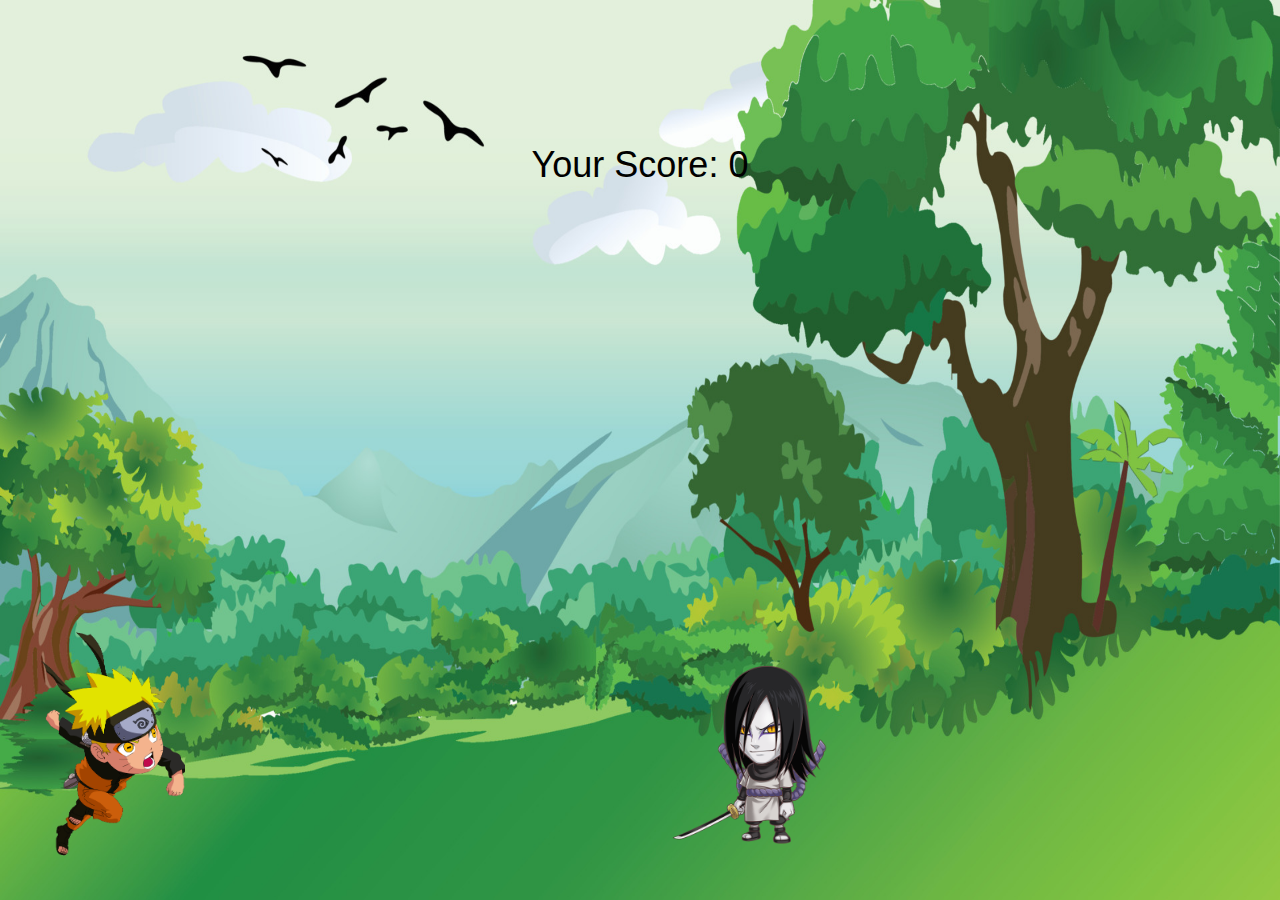
<file: Jump game/index.html>
<!DOCTYPE html>
<html lang="en">
<head>
    <meta charset="UTF-8">
    <meta http-equiv="X-UA-Compatible" content="IE=edge">
    <meta name="viewport" content="width=device-width, initial-scale=1.0">
    <title>iDragon</title>
    <link rel="stylesheet" href="style.css">
    <script src="script.js"></script>
</head>
<body>
    <div class="gameContainer">
        <div class="gameOver">Game Over<br>Reload to play again!</br></div>
        <div class="dino"></div>
        <div id="scoreCount">Your Score: 0</div>
        <div class="obstacle obstacleAni"></div>
    </div>
</body>
</html>
</file>
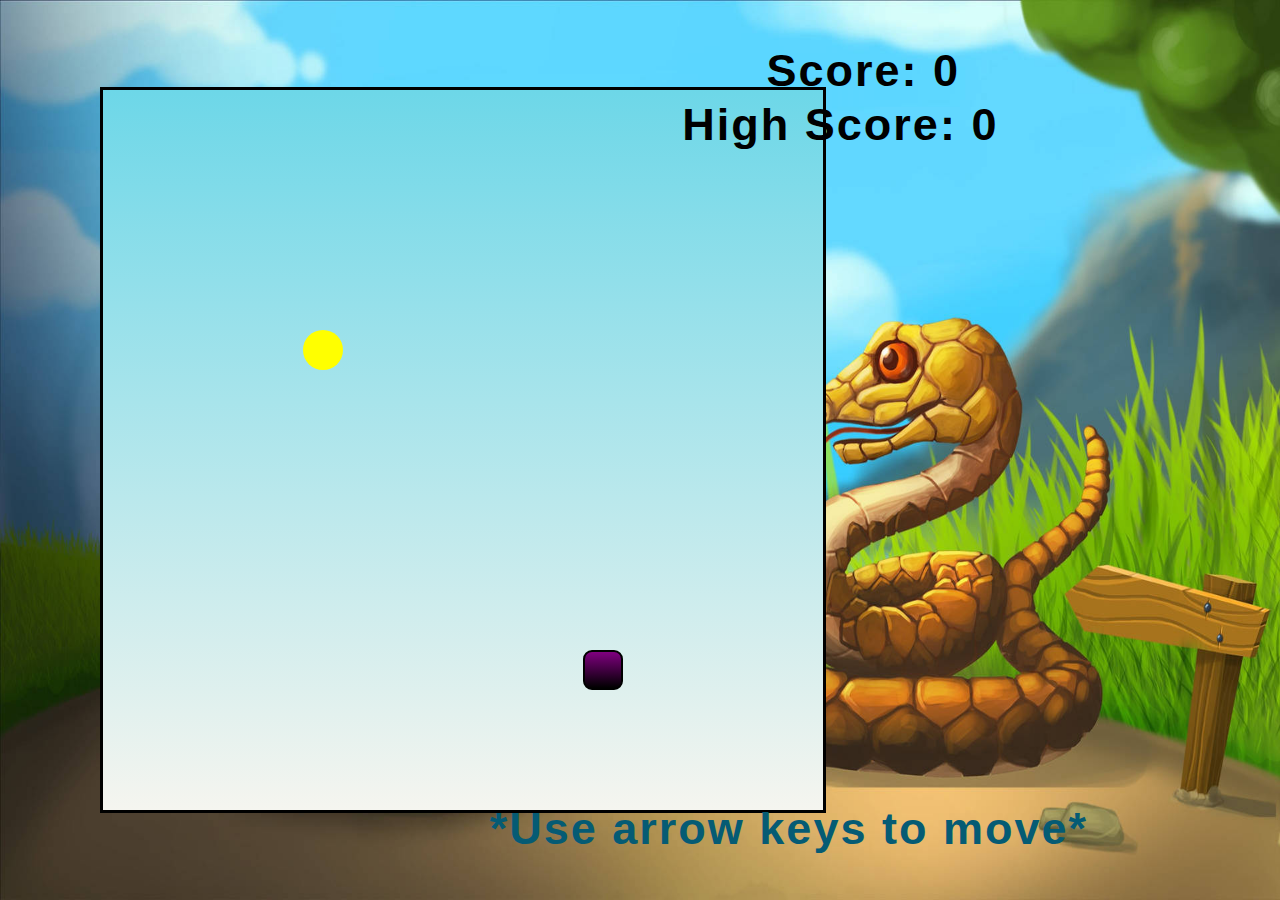
<file: snake/index.html>
<!DOCTYPE html>
<html lang="en">
<head>
    <meta charset="UTF-8">
    <meta http-equiv="X-UA-Compatible" content="IE=edge">
    <meta name="viewport" content="width=device-width, initial-scale=1.0">
    <title>Snakudo</title>
    <link rel="stylesheet" href="style.css">
</head>
<body>
    <div class="body">
        <div id="scoreBox">Score: 0</div>
        <div id="hiscoreBox">High Score: 0</div>
        <div id="instructions">*Use arrow keys to move*</div>
        <div id="board"></div>
    </div> 
</body>
<script src="index.js"></script>
</html>
</file>
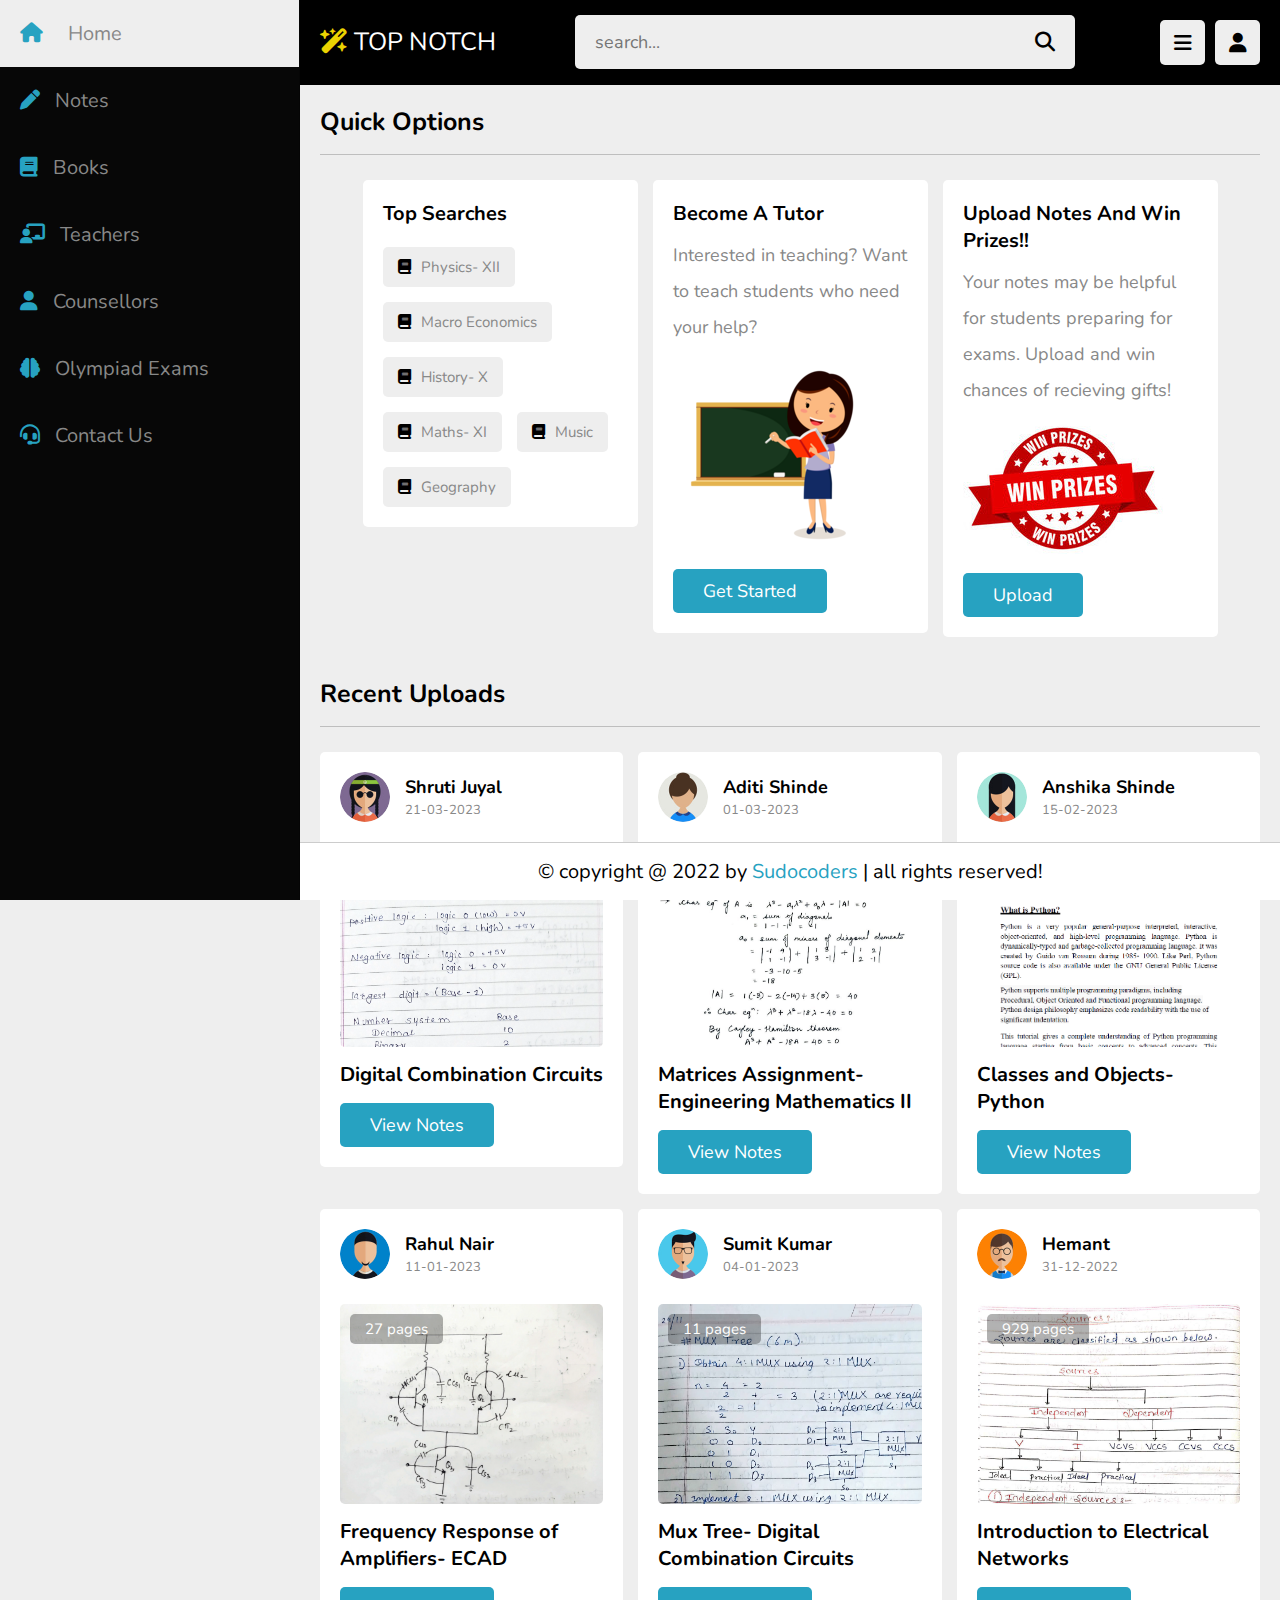
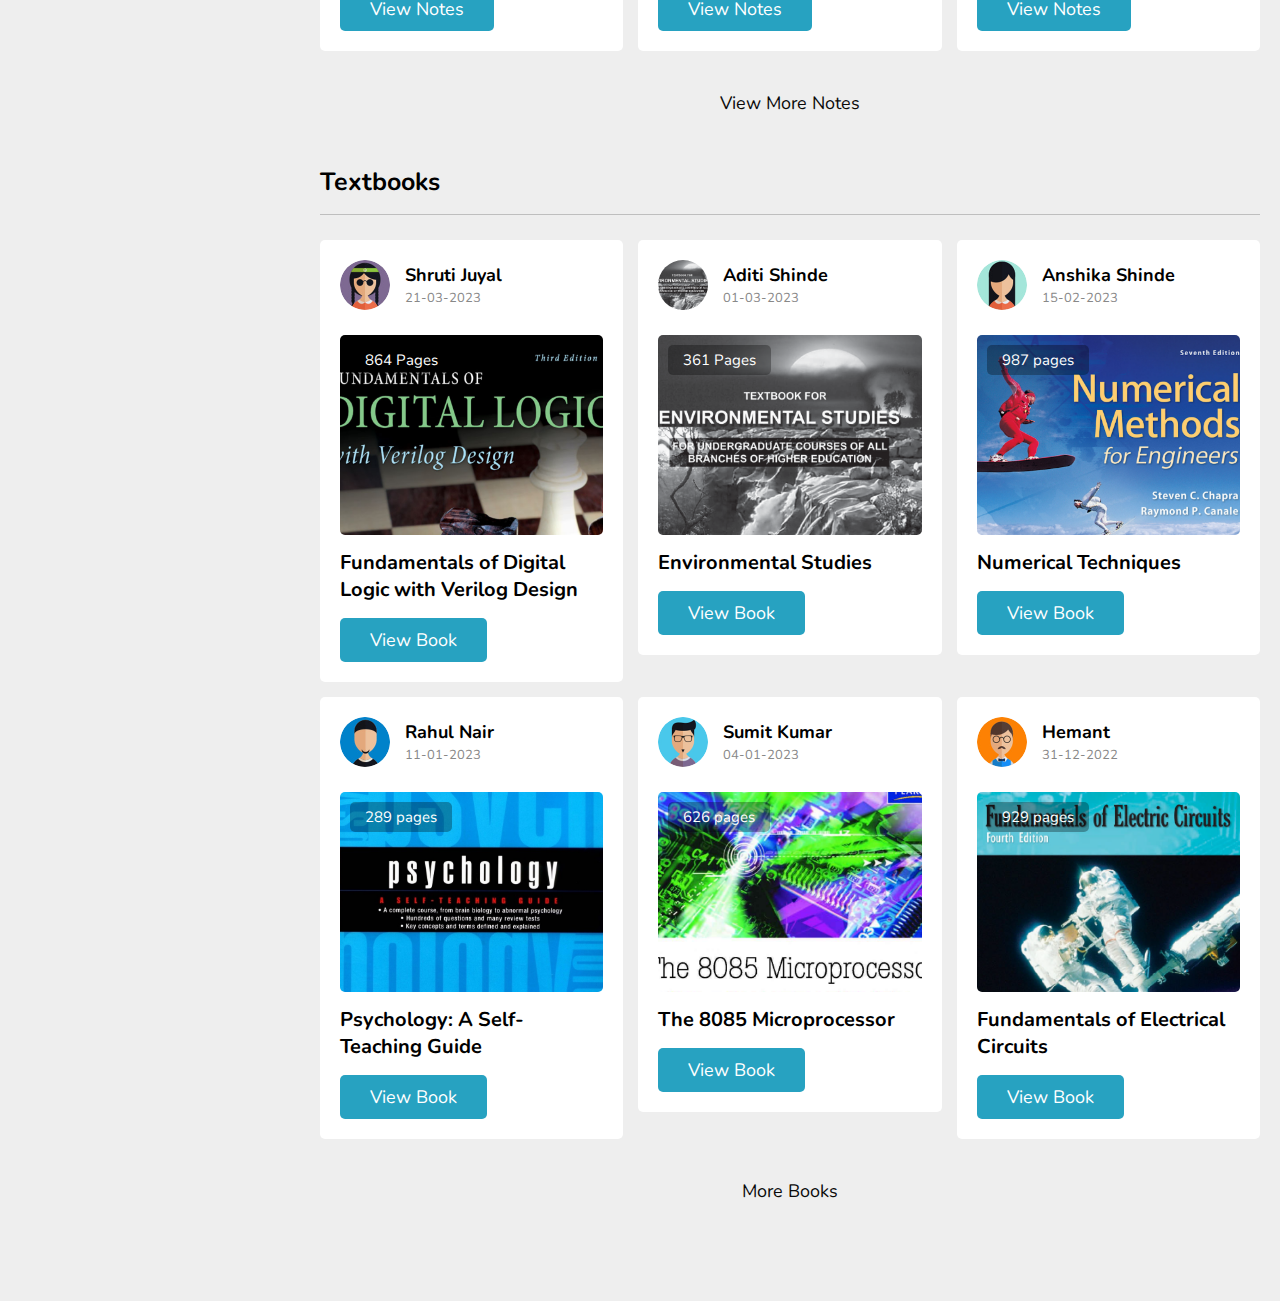
<file: studyX/index.html>
<!DOCTYPE html>
<html lang="en">

<head>
   <meta charset="UTF-8">
   <meta http-equiv="X-UA-Compatible" content="IE=edge">
   <meta name="viewport" content="width=device-width, initial-scale=1.0">
   <title>home</title>
   <link rel="stylesheet" href="https://cdnjs.cloudflare.com/ajax/libs/font-awesome/6.1.2/css/all.min.css">
   <link rel="stylesheet" href="css/style.css">

</head>

<body>

   <header class="header">

      <section class="flex">

         <a href="index.html" class="logo"><i class="fas fa-wand-magic-sparkles fa-fade"></i> TOP NOTCH</a>

         <form action="search.html" method="post" class="search-form">
            <input type="text" name="search_box" required placeholder="search..." maxlength="50">
            <button type="submit" class="fas fa-search"></button>
         </form>

         <div class="icons">
            <div id="menu-btn" class="fas fa-bars"></div>
            <div id="search-btn" class="fas fa-search"></div>
            <div id="user-btn" class="fas fa-user"></div>
         </div>

         <div class="profile">
            <img src="images/student.png" class="image" alt="">
            <h3 class="name">Rohan</h3>
            <p class="role">Student</p>
            <a href="profile.html" class="btn">View profile</a>
            <div class="flex-btn">
               <a href="login.html" class="option-btn">Login</a>
               <a href="register.html" class="option-btn">Register</a>
            </div>
         </div>

      </section>

   </header>

   <div class="side-bar">

      <div id="close-btn">
         <i class="fas fa-times"></i>
      </div>

      <nav class="navbar">
         <a href="index.html"><i class="fas fa-home"></i><span>Home</span></a>
         <a href="courses.html"><i class="fas fa-pen"></i><span>Notes</span></a>
         <a href="books.html"><i class="fas fa-book"></i><span>Books</span></a>
         <a href="teachers.html"><i class="fas fa-chalkboard-user"></i><span>Teachers</span></a>
         <a href="counsellors.html"><i class="fas fa-user"></i><span>Counsellors</span></a>
         <a href="Olympiads.html"><i class="fa fa-brain"></i><span>Olympiad Exams</span></a>
         <a href="contact.html"><i class="fas fa-headset"></i><span>Contact Us</span></a>
      </nav>

   </div>

   <section class="home-grid">

      <h1 class="heading">quick options</h1>

      <div class="box-container">

         <div class="box">
            <h3 class="title">Top Searches</h3>
            <div class="flex">
               <a href="#"><i class="fas fa-book"></i><span>Physics- XII</span></a>
               <a href="#"><i class="fas fa-book"></i><span>Macro Economics</span></a>
               <a href="#"><i class="fas fa-book"></i><span>History- X</span></a>
               <a href="#"><i class="fas fa-book"></i><span>Maths- XI</span></a>
               <a href="#"><i class="fas fa-book"></i><span>Music</span></a>
               <a href="#"><i class="fas fa-book"></i><span>Geography</span></a>
            </div>
         </div>

         <div class="box">
            <h3 class="title">Become a tutor</h3>
            <p class="tutor">Interested in teaching? Want to teach students who need your help?</p>
            <div class="thumb">
               <img src="images/tutor.png" alt="">
            </div>
            <a href="teachers.html" class="inline-btn">get started</a>
         </div>

         <div class="box">
            <h3 class="title">Upload Notes and win Prizes!!</h3>
            <p class="tutor">Your notes may be helpful for students preparing for exams. Upload and win chances of
               recieving gifts!</p>
            <div class="thumb">
               <img src="images/prize.jpg" alt="">
            </div>
            <a href="#" class="inline-btn">Upload</a>
         </div>

      </div>

   </section>

   <section class="courses">

      <h1 class="heading">Recent Uploads</h1>

      <div class="box-container">

         <div class="box">
            <div class="tutor">
               <img src="images/pic-2.jpg" alt="">
               <div class="info">
                  <h3>Shruti Juyal</h3>
                  <span>21-03-2023</span>
               </div>
            </div>
            <div class="thumb">
               <img src="images/dcc.png" alt="">
               <span>41 Pages</span>
            </div>
            <h3 class="title">Digital Combination Circuits</h3>
            <a href="notes/Dcc.pdf" class="inline-btn">view notes</a>
         </div>

         <div class="box">
            <div class="tutor">
               <img src="images/pic-5.jpg" alt="">
               <div class="info">
                  <h3>Aditi Shinde</h3>
                  <span>01-03-2023</span>
               </div>
            </div>
            <div class="thumb">
               <img src="images/maths.png" alt="">
               <span>31 Pages</span>
            </div>
            <h3 class="title">Matrices Assignment- Engineering Mathematics II</h3>
            <a href="notes/Maths Assignment.pdf" class="inline-btn">view notes</a>
         </div>

         <div class="box">
            <div class="tutor">
               <img src="images/pic-7.jpg" alt="">
               <div class="info">
                  <h3>Anshika Shinde</h3>
                  <span>15-02-2023</span>
               </div>
            </div>
            <div class="thumb">
               <img src="images/python.png" alt="">
               <span>15 pages</span>
            </div>
            <h3 class="title">Classes and Objects- Python</h3>
            <a href="notes/python.pdf" class="inline-btn">view notes</a>
         </div>

         <div class="box">
            <div class="tutor">
               <img src="images/pic-4.jpg" alt="">
               <div class="info">
                  <h3>Rahul Nair</h3>
                  <span>11-01-2023</span>
               </div>
            </div>
            <div class="thumb">
               <img src="images/ecad.png" alt="">
               <span>27 pages</span>
            </div>
            <h3 class="title">Frequency Response of Amplifiers- ECAD</h3>
            <a href="notes/ecad.pdf" class="inline-btn">view notes</a>
         </div>

         <div class="box">
            <div class="tutor">
               <img src="images/pic-6.jpg" alt="">
               <div class="info">
                  <h3>Sumit Kumar</h3>
                  <span>04-01-2023</span>
               </div>
            </div>
            <div class="thumb">
               <img src="images/muxtree.png" alt="">
               <span>11 pages</span>
            </div>
            <h3 class="title">Mux Tree- Digital Combination Circuits</h3>
            <a href="notes/MuxTree.pdf" class="inline-btn">view notes</a>
         </div>

         <div class="box">
            <div class="tutor">
               <img src="images/pic-3.jpg" alt="">
               <div class="info">
                  <h3>Hemant</h3>
                  <span>31-12-2022</span>
               </div>
            </div>
            <div class="thumb">
               <img src="images/en.png" alt="">
               <span>929 pages</span>
            </div>
            <h3 class="title">Introduction to Electrical Networks</h3>
            <a href="notes/EN.pdf" class="inline-btn">view notes</a>
         </div>

      </div>

      <div class="more-btn">
         <a href="courses.html" class="inline-option-btn">view more notes</a>
      </div>

   </section>

   <section class="courses">

      <h1 class="heading">Textbooks</h1>

      <div class="box-container">

         <div class="box">
            <div class="tutor">
               <img src="images/pic-2.jpg" alt="">
               <div class="info">
                  <h3>Shruti Juyal</h3>
                  <span>21-03-2023</span>
               </div>
            </div>
            <div class="thumb">
               <img src="images/verilog.png" alt="">
               <span>864 Pages</span>
            </div>
            <h3 class="title">Fundamentals of Digital Logic with Verilog Design</h3>
            <a href="notes/Verilog.pdf" class="inline-btn">view book</a>
         </div>

         <div class="box">
            <div class="tutor">
               <img src="images/evs.png" alt="">
               <div class="info">
                  <h3>Aditi Shinde</h3>
                  <span>01-03-2023</span>
               </div>
            </div>
            <div class="thumb">
               <img src="images/evs.png" alt="">
               <span>361 Pages</span>
            </div>
            <h3 class="title">Environmental Studies</h3>
            <a href="notes/evs.pdf" class="inline-btn">view book</a>
         </div>

         <div class="box">
            <div class="tutor">
               <img src="images/pic-7.jpg" alt="">
               <div class="info">
                  <h3>Anshika Shinde</h3>
                  <span>15-02-2023</span>
               </div>
            </div>
            <div class="thumb">
               <img src="images/nt.png" alt="">
               <span>987 pages</span>
            </div>
            <h3 class="title">Numerical Techniques</h3>
            <a href="notes/nt.pdf" class="inline-btn">view Book</a>
         </div>

         <div class="box">
            <div class="tutor">
               <img src="images/pic-4.jpg" alt="">
               <div class="info">
                  <h3>Rahul Nair</h3>
                  <span>11-01-2023</span>
               </div>
            </div>
            <div class="thumb">
               <img src="images/psychology.png" alt="">
               <span>289 pages</span>
            </div>
            <h3 class="title">Psychology: A Self-Teaching Guide</h3>
            <a href="notes/Psychology.pdf" class="inline-btn">view book</a>
         </div>

         <div class="box">
            <div class="tutor">
               <img src="images/pic-6.jpg" alt="">
               <div class="info">
                  <h3>Sumit Kumar</h3>
                  <span>04-01-2023</span>
               </div>
            </div>
            <div class="thumb">
               <img src="images/mpmc.png" alt="">
               <span>626 pages</span>
            </div>
            <h3 class="title">The 8085 Microprocessor</h3>
            <a href="notes/mpmc.pdf" class="inline-btn">view book</a>
         </div>

         <div class="box">
            <div class="tutor">
               <img src="images/pic-3.jpg" alt="">
               <div class="info">
                  <h3>Hemant</h3>
                  <span>31-12-2022</span>
               </div>
            </div>
            <div class="thumb">
               <img src="images/ec.png" alt="">
               <span>929 pages</span>
            </div>
            <h3 class="title">Fundamentals of Electrical Circuits</h3>
            <a href="notes/ec.pdf" class="inline-btn">view book</a>
         </div>

      </div>

      <div class="more-btn">
         <a href="books.html" class="inline-option-btn">more books</a>
      </div>

   </section>



   <footer class="footer">

      &copy; copyright @ 2022 by <span>Sudocoders</span> | all rights reserved!

   </footer>

   <script src="js/script.js"></script>
</body>

</html>
</file>
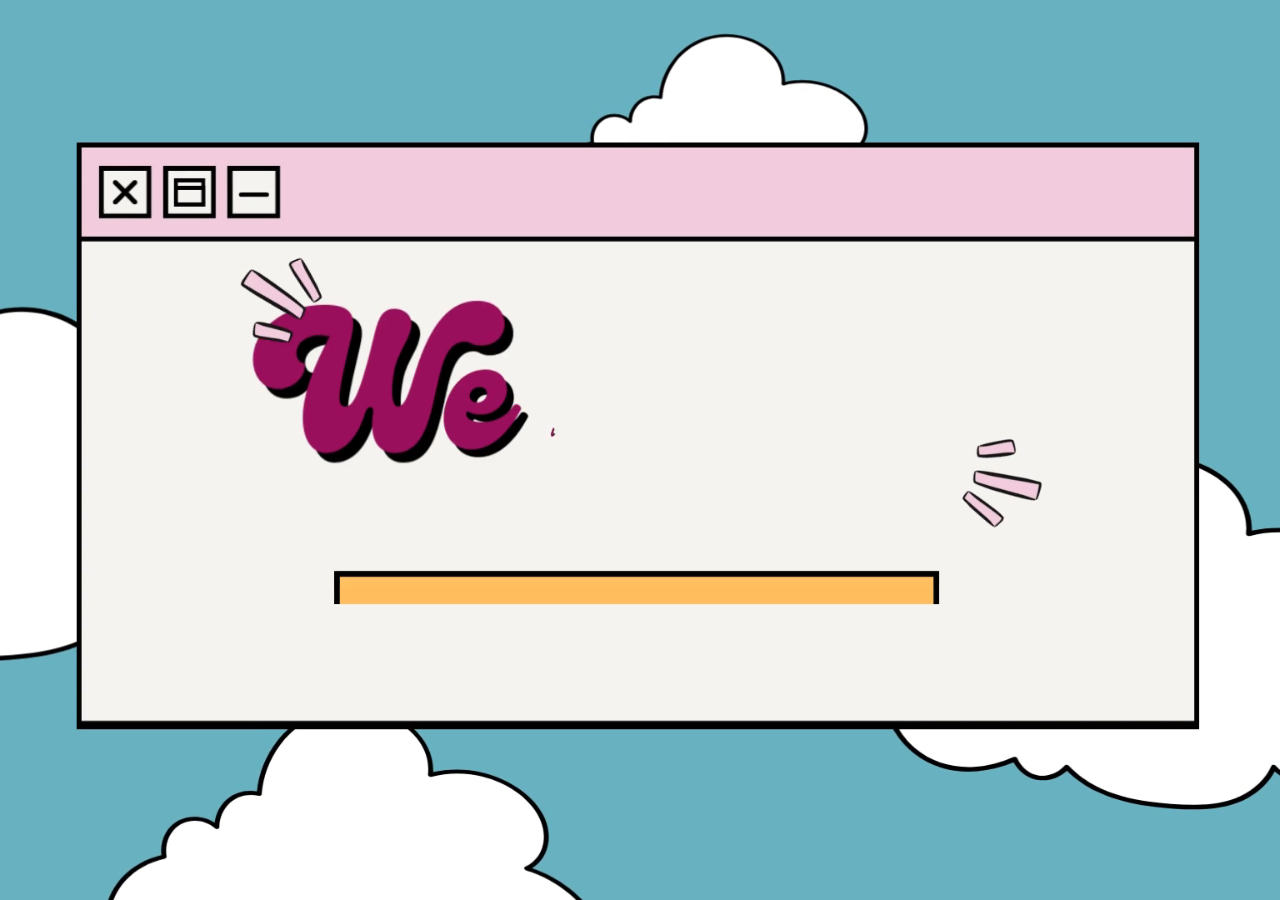
<file: start.html>
<!DOCTYPE html>
<html lang="en">
<head>
    <meta charset="UTF-8">
    <meta name="viewport" content="width=device-width, initial-scale=1.0">
    <title>Lets Begin</title>
    <link rel="stylesheet" href="style.css">
</head>
<body>
    <a href="index.html">
        <video autoplay loop muted plays-inline class="bgvideo">
            <source src="images/start.mp4" type="video/mp4">
        </video>
    </a>
</body>
</html>
</file>
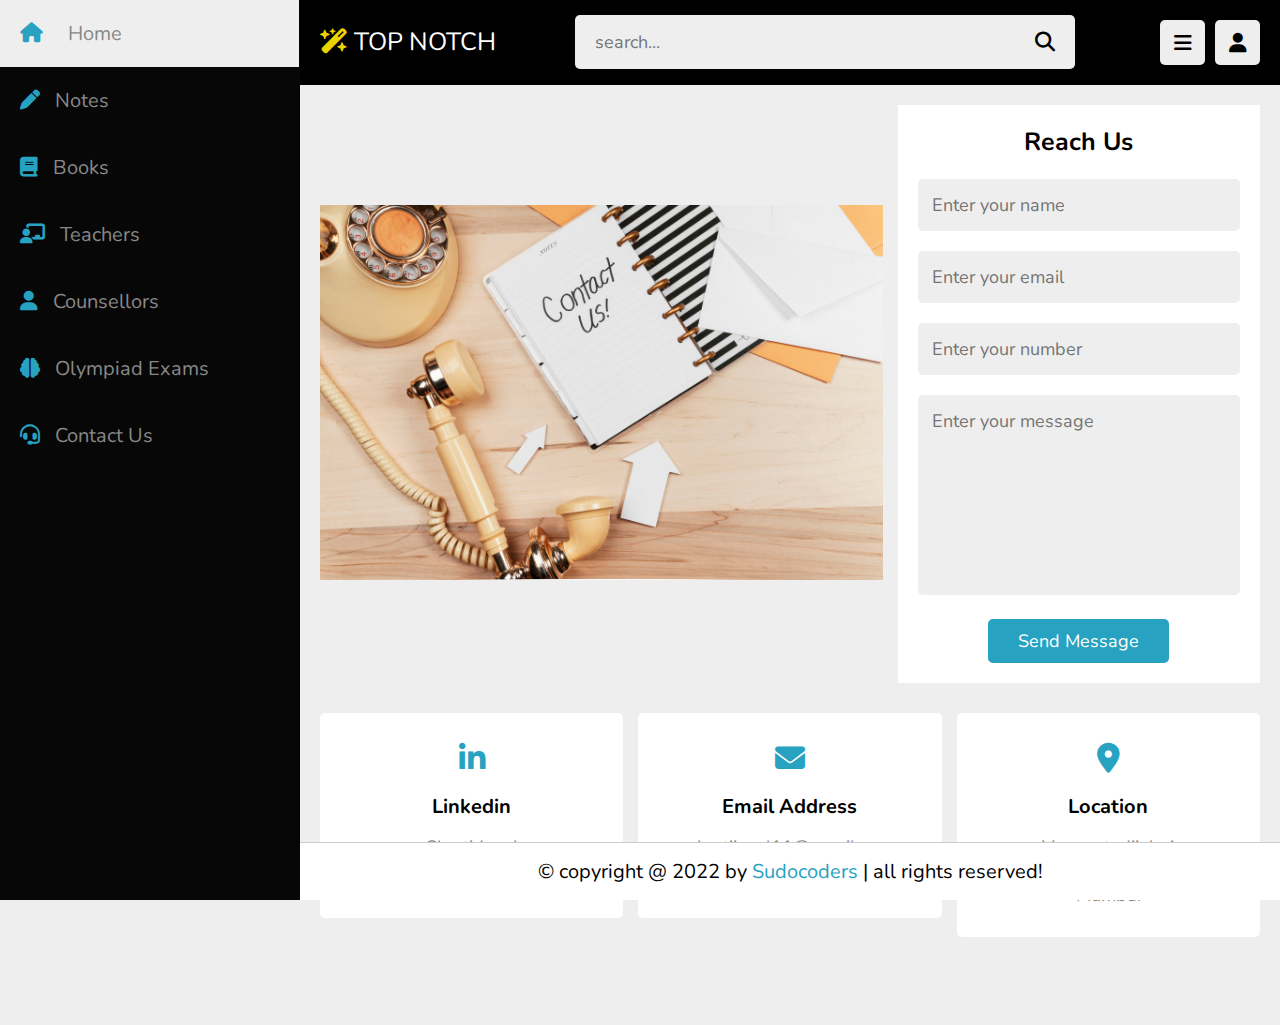
<file: studyX/contact.html>
<!DOCTYPE html>
<html lang="en">

<head>
   <meta charset="UTF-8">
   <meta http-equiv="X-UA-Compatible" content="IE=edge">
   <meta name="viewport" content="width=device-width, initial-scale=1.0">
   <title>home</title>
   <link rel="stylesheet" href="https://cdnjs.cloudflare.com/ajax/libs/font-awesome/6.1.2/css/all.min.css">
   <link rel="stylesheet" href="css/style.css">

</head>

<body>

   <header class="header">

      <section class="flex">

         <a href="index.html" class="logo"><i class="fas fa-wand-magic-sparkles fa-fade"></i> TOP NOTCH</a>

         <form action="search.html" method="post" class="search-form">
            <input type="text" name="search_box" required placeholder="search..." maxlength="50">
            <button type="submit" class="fas fa-search"></button>
         </form>

         <div class="icons">
            <div id="menu-btn" class="fas fa-bars"></div>
            <div id="search-btn" class="fas fa-search"></div>
            <div id="user-btn" class="fas fa-user"></div>
         </div>

         <div class="profile">
            <img src="images/student.png" class="image" alt="">
            <h3 class="name">Rohan</h3>
            <p class="role">Student</p>
            <a href="profile.html" class="btn">View profile</a>
            <div class="flex-btn">
               <a href="login.html" class="option-btn">Login</a>
               <a href="register.html" class="option-btn">Register</a>
            </div>
         </div>

      </section>

   </header>

   <div class="side-bar">

      <div id="close-btn">
         <i class="fas fa-times"></i>
      </div>

      <nav class="navbar">
         <a href="index.html"><i class="fas fa-home"></i><span>Home</span></a>
         <a href="courses.html"><i class="fas fa-pen"></i><span>Notes</span></a>
         <a href="books.html"><i class="fas fa-book"></i><span>Books</span></a>
         <a href="teachers.html"><i class="fas fa-chalkboard-user"></i><span>Teachers</span></a>
         <a href="counsellors.html"><i class="fas fa-user"></i><span>Counsellors</span></a>
         <a href="Olympiads.html"><i class="fa fa-brain"></i><span>Olympiad Exams</span></a>
         <a href="contact.html"><i class="fas fa-headset"></i><span>Contact Us</span></a>
      </nav>

   </div>

   <section class="contact">

      <div class="row">

         <div class="image">
            <img src="images/contact.jpg" alt="">
         </div>

         <form action="" method="post">
            <h3>Reach Us</h3>
            <input type="text" placeholder="Enter your name" name="name" required maxlength="50" class="box">
            <input type="email" placeholder="Enter your email" name="email" required maxlength="50" class="box">
            <input type="number" placeholder="Enter your number" name="number" required maxlength="50" class="box">
            <textarea name="msg" class="box" placeholder="Enter your message" required maxlength="1000" cols="30"
               rows="10"></textarea>
            <input type="submit" value="send message" class="inline-btn" name="submit">
         </form>

      </div>

      <div class="box-container">

         <div class="box">
            <i class="fa-brands fa-linkedin-in"></i>
            <h3>Linkedin</h3>
            <a href="https://www.linkedin.com/in/shruti-juyal-401a5b270">Shruti Juyal</a>
            <a href="https://www.linkedin.com/in/aditi-shinde-21063322b">Aditi Shinde</a>
         </div>

         <div class="box">
            <i class="fas fa-envelope"></i>
            <h3>Email Address</h3>
            <a href="mailto:shrutijuyal11@gmail.com">shrutijuyal11@gmail.com</a>
            <a href="mailto:aditivilasshinde292003@gmail.com">aditivilasshinde292003@gmail.com</a>
         </div>

         <div class="box">
            <i class="fas fa-map-marker-alt"></i>
            <h3>Location</h3>
            <a>Veermata Jijabai Technological Institute, Mumbai</a>
         </div>

      </div>

   </section>





   <footer class="footer">

      &copy; copyright @ 2022 by <span>Sudocoders</span> | all rights reserved!

   </footer>

   <script src="js/script.js"></script>
</body>

</html>
</file>
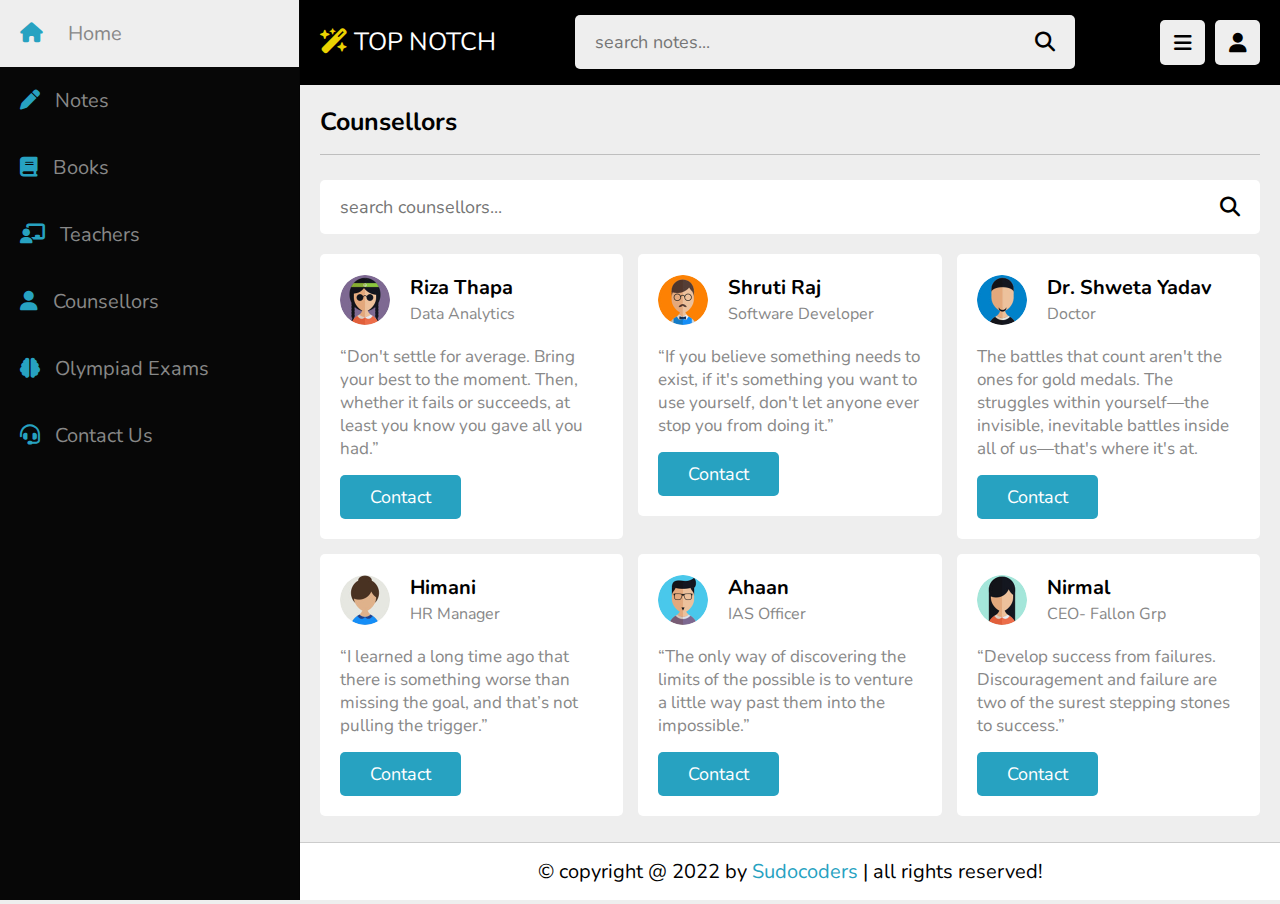
<file: studyX/counsellors.html>
<!DOCTYPE html>
<html lang="en">

<head>
   <meta charset="UTF-8">
   <meta http-equiv="X-UA-Compatible" content="IE=edge">
   <meta name="viewport" content="width=device-width, initial-scale=1.0">
   <title>home</title>
   <link rel="stylesheet" href="https://cdnjs.cloudflare.com/ajax/libs/font-awesome/6.1.2/css/all.min.css">
   <link rel="stylesheet" href="css/style.css">

</head>

<body>

   <header class="header">

      <section class="flex">

         <a href="index.html" class="logo"><i class="fas fa-wand-magic-sparkles fa-fade"></i> TOP NOTCH</a>

         <form action="search.html" method="post" class="search-form">
            <input type="text" name="search_box" required placeholder="search notes..." maxlength="50">
            <button type="submit" class="fas fa-search"></button>
         </form>

         <div class="icons">
            <div id="menu-btn" class="fas fa-bars"></div>
            <div id="search-btn" class="fas fa-search"></div>
            <div id="user-btn" class="fas fa-user"></div>
         </div>

         <div class="profile">
            <img src="images/student.png" class="image" alt="">
            <h3 class="name">Rohan</h3>
            <p class="role">Student</p>
            <a href="profile.html" class="btn">View profile</a>
            <div class="flex-btn">
               <a href="login.html" class="option-btn">Login</a>
               <a href="register.html" class="option-btn">Register</a>
            </div>
         </div>

      </section>

   </header>

   <div class="side-bar">

      <div id="close-btn">
         <i class="fas fa-times"></i>
      </div>

      <nav class="navbar">
         <a href="index.html"><i class="fas fa-home"></i><span>Home</span></a>
         <a href="courses.html"><i class="fas fa-pen"></i><span>Notes</span></a>
         <a href="books.html"><i class="fas fa-book"></i><span>Books</span></a>
         <a href="teachers.html"><i class="fas fa-chalkboard-user"></i><span>Teachers</span></a>
         <a href="counsellors.html"><i class="fas fa-user"></i><span>Counsellors</span></a>
         <a href="Olympiads.html"><i class="fa fa-brain"></i><span>Olympiad Exams</span></a>
         <a href="contact.html"><i class="fas fa-headset"></i><span>Contact Us</span></a>
      </nav>

   </div>

   <section class="teachers">

      <h1 class="heading">Counsellors</h1>

      <form action="" method="post" class="search-tutor">
         <input type="text" name="search_box" placeholder="search counsellors..." required maxlength="100">
         <button type="submit" class="fas fa-search" name="search_tutor"></button>
      </form>

      <div class="box-container">

         <div class="box">
            <div class="tutor">
               <img src="images/pic-2.jpg" alt="">
               <div>
                  <h3>Riza Thapa</h3>
                  <span>Data Analytics</span>
               </div>
            </div>
            <p>“Don't settle for average. Bring your best to the moment. Then, whether it fails or succeeds, at least
               you know you gave all you had.”</p>
            <a class="inline-btn">Contact</a>
         </div>

         <div class="box">
            <div class="tutor">
               <img src="images/pic-3.jpg" alt="">
               <div>
                  <h3>Shruti Raj</h3>
                  <span>Software Developer</span>
               </div>
            </div>
            <p>“If you believe something needs to exist, if it's something you want to use yourself, don't let anyone
               ever stop you from doing it.”</p>
            <a class="inline-btn">Contact</a>
         </div>

         <div class="box">
            <div class="tutor">
               <img src="images/pic-4.jpg" alt="">
               <div>
                  <h3>Dr. Shweta Yadav</h3>
                  <span>Doctor</span>
               </div>
            </div>
            <p>The battles that count aren't the ones for gold medals. The struggles within yourself—the invisible,
               inevitable battles inside all of us—that's where it's at.</p>
            <a class="inline-btn">Contact</a>
         </div>

         <div class="box">
            <div class="tutor">
               <img src="images/pic-5.jpg" alt="">
               <div>
                  <h3>Himani</h3>
                  <span>HR Manager</span>
               </div>
            </div>
            <p>“I learned a long time ago that there is something worse than missing the goal, and that’s not pulling
               the trigger.”</p>
            <a class="inline-btn">Contact</a>
         </div>

         <div class="box">
            <div class="tutor">
               <img src="images/pic-6.jpg" alt="">
               <div>
                  <h3>Ahaan</h3>
                  <span>IAS Officer</span>
               </div>
            </div>
            <p>“The only way of discovering the limits of the possible is to venture a little way past them into the
               impossible.”</p>
            <a class="inline-btn">Contact</a>
         </div>

         <div class="box">
            <div class="tutor">
               <img src="images/pic-7.jpg" alt="">
               <div>
                  <h3>Nirmal</h3>
                  <span>CEO- Fallon Grp</span>
               </div>
            </div>
            <p>“Develop success from failures. Discouragement and failure are two of the surest stepping stones to
               success.”</p>
            <a class="inline-btn">Contact</a>
         </div>


      </div>

   </section>




   <footer class="footer">

      &copy; copyright @ 2022 by <span>Sudocoders</span> | all rights reserved!

   </footer>
   <script src="js/script.js"></script>


</body>

</html>
</file>
<file: Jump game/style.css>
*{
    margin: 0;
    padding: 0;
}

body{
    background-color: aliceblue;
    overflow: hidden;
}

.gameContainer{
    background-image: url(bg.jpg);
    background-repeat: no-repeat;
    background-size: 100vw 100vh;
    width: 100%;
    height: 100vh;
}

.dino{
    background-image: url(dino.png);
    background-repeat: no-repeat;
    background-size: cover;
    width: 150px;
    height: 250px;
    position: absolute;
    bottom: 25px;
    left: 35px;
}

.obstacle{
    background-image: url(obstacle.png);
    background-size: cover;
    width: 200px;
    height: 250px;
    position: absolute;
    bottom: 25px;
    left: 50vw;
}

.animateDino{
    animation: dino 0.6s linear;
}

.obstacleAni{
    animation: obstacleAni 4s linear infinite;
}

.gameOver{
    visibility: hidden;
    position: relative;
    top: 30vh;
    text-align: center;
    font-size: 7vh;
    font-family: 'Lucida Sans', 'Lucida Sans Regular', 'Lucida Grande', 'Lucida Sans Unicode', Geneva, Verdana, sans-serif;
}

#scoreCount{
    top: 0.5px;
    font-size: 4vh;
    text-align: center;
    font-family: 'Lucida Sans', 'Lucida Sans Regular', 'Lucida Grande', 'Lucida Sans Unicode', Geneva, Verdana, sans-serif;

}

@keyframes dino{
    0%{
        bottom: 25px;
    }
    50%{
        bottom: 400px;
    }
    100%{
        bottom: 25px;
    }
}

@keyframes obstacleAni{
    0%{
        left: 100vw;
    }
    100%{
        left: -10vw;
    }
}
</file>
<file: snake/style.css>
*{
    padding: 0;
    margin: 0;
}

.body{
    background: url("bg.jpg");
    min-height: 100vh;
    background-size: 100vw 100vh;
    background-repeat: no-repeat;
    display: flex;
    justify-content: left;
    align-items: center;
    padding-left: 100px;
}

#scoreBox{
    position: absolute;
    top: 5vh;
    right: 25vw;
    font-size: 5vh;
    letter-spacing: 2px;
    font-weight: bold;
    font-stretch:extra-expanded;
    font-family: Impact, Haettenschweiler, 'Arial Narrow Bold', sans-serif;
}

#hiscoreBox{
    position: absolute;
    top: 11vh;
    right: 22vw;
    font-size: 5vh;
    font-weight: bold;
    font-stretch:extra-expanded;
    letter-spacing: 2px;
    font-family: Impact, Haettenschweiler, 'Arial Narrow Bold', sans-serif;
}

#instructions{
    position: absolute;
    bottom: 5vh;
    right: 15vw;
    font-size: 5vh;
    color: rgb(5, 91, 116);
    border: black;
    font-weight: bold;
    font-stretch:extra-expanded;
    letter-spacing: 2px;
    font-family: 'Franklin Gothic Medium', 'Arial Narrow', Arial, sans-serif;
}

#board{
    background: linear-gradient(rgb(109, 215, 232), rgb(245, 245, 239));
    width: 80vmin;
    height: 80vmin;
    border: 3px solid black;
    display: grid;
    grid-template-rows: repeat(18, 1fr);
    grid-template-columns: repeat(18, 1fr);
}

.head{
    background: linear-gradient(purple, black);
    border: .25vmin solid black;
    border-radius: 9px;
}

.snake{
    background: linear-gradient(red, purple);
    border: .25vmin solid black;
    border-radius: 12px;
}

.food{
    background-color: yellow;
    border-radius: 20px;
}
</file>
<file: studyX/css/style.css>
@import url('https://fonts.googleapis.com/css2?family=Nunito:wght@200;300;400;500;600;700&display=swap');

:root{
   --main-color:#27a2c1;
   --red:#8e3329;
   --light-color:#888;
   --light-bg:#eee;
   --black:#000000;
   --white:#fff;
   --border:.1rem solid rgba(0,0,0,.2);
}

*{
   font-family: 'Nunito', sans-serif;
   margin:0; padding:0;
   box-sizing: border-box;
   outline: none; border:none;
   text-decoration: none;
}

*::selection{
   background-color: var(--main-color);
   color:#fff;
}

html{
   font-size: 62.5%;
   overflow-x: hidden;
}

html::-webkit-scrollbar{
   width: 1rem;
   height: .5rem;
}

html::-webkit-scrollbar-track{
   background-color: transparent;
}

html::-webkit-scrollbar-thumb{
   background-color: var(--main-color);
}

body{
   background-color: var(--light-bg);
   padding-left: 30rem;
}

body.dark{
   --light-color:#aaa;
   --light-bg:#333;
   --black:#fff;
   --white:#222;
   --border:.1rem solid rgba(255,255,255,.2);
}

body.active{
   padding-left: 0;
}

section{
   padding:2rem;
   margin: 0 auto;
   max-width: 1200px;
}

.heading{
   font-size: 2.5rem;
   color:var(--black);
   margin-bottom: 2.5rem;
   border-bottom: var(--border);
   padding-bottom: 1.5rem;
   text-transform: capitalize;
}

.inline-btn,
.inline-delete-btn,
.btn,
.delete-btn,
.option-btn{
   border-radius: .5rem;
   color:#fff;
   font-size: 1.8rem;
   cursor: pointer;
   text-transform: capitalize;
   padding:1rem 3rem;
   text-align: center;
   margin-top: 1rem;
}

.inline-option-btn{
   border-radius: .5rem;
   color:#0b0a0a;
   font-size: 1.8rem;
   cursor: pointer;
   text-transform: capitalize;
   padding:1rem 3rem;
   text-align: center;
   margin-top: 1rem;
}

.btn,
.delete-btn,
.option-btn{
   display: block;
   width: 100%;
}

.inline-btn,
.inline-option-btn,
.inline-delete-btn{
   display: inline-block;
}

.btn,
.inline-btn{
   background-color: var(--main-color);
}

.option-btn,
.inline-option-btn{
   background-color:var(--orange);
}

.delete-btn,
.inline-delete-btn{
   background-color: var(--red);
}

.inline-btn:hover,
.inline-option-btn:hover,
.inline-delete-btn:hover,
.btn:hover,
.delete-btn:hover,
.option-btn:hover{
   background-color: var(--black);
   color: var(--white);
}

.flex-btn{
   display: flex;
   gap: 1rem;
}

.fa-wand-magic-sparkles{
   color: rgb(235, 211, 1);
}

.header{
   position: sticky;
   top:0; left:0; right: 0;
   background-color: var(--black);
   z-index: 1000;
   border-bottom: var(--border);
}

.header .flex{
   display: flex;
   align-items: center;
   justify-content: space-between;
   position: relative;
   padding: 1.5rem 2rem;
}

.header .flex .logo{
   font-size: 2.5rem;
   color: var(--white);
}

.header .flex .search-form{
   width: 50rem;
   border-radius: .5rem;
   background-color: var(--light-bg);
   padding:1.5rem 2rem;
   display: flex;
   gap:2rem;

}

.header .flex .search-form input{
   width: 100%;
   font-size: 1.8rem;
   color:var(--black);
   background:none;
}

.header .flex .search-form button{
   background:none;
   font-size: 2rem;
   cursor: pointer;
   color:var(--black);
}

.header .flex .search-form button:hover{
   color: var(--main-color);
}

.header .flex .icons div{
   font-size: 2rem;
   color:var(--black);
   background-color: var(--light-bg);
   border-radius: .5rem;
   height: 4.5rem;
   width: 4.5rem;
   line-height: 4.5rem;
   cursor: pointer;
   text-align: center;
   margin-left: .7rem;
}

.header .flex .icons div:hover{
   background-color: var(--black);
   color:var(--white);
}

.header .flex .profile{
   position: absolute;
   top:120%; right: 2rem;
   background-color: rgb(7, 7, 7);
   border-radius: .5rem;
   padding: 1.5rem;
   text-align: center;
   overflow: hidden;
   transform-origin: top right;
   transform: scale(0);
   transition: .2s linear;
   width: 30rem;
}

.header .flex .profile.active{
   transform: scale(1);
}

.header .flex .profile .image{
   height: 10rem;
   width: 10rem;
   border-radius: 50%;
   object-fit: contain;
   margin-bottom: 1rem;
}

.header .flex .profile .name{
   font-size: 2rem;
   color: whitesmoke;
   overflow: hidden;
   text-overflow: ellipsis;
   white-space: nowrap;
}

.header .flex .profile .role{
   font-size: 1.8rem;
   color: var(--light-color);
}

#search-btn{
   display: none;
}

.side-bar{
   position: fixed;
   top: 0; left: 0;
   width: 30rem;
   background-color: rgb(7, 7, 7);
   height: 100vh;
   border-right: var(--border);
   z-index: 1200;
}

.side-bar #close-btn{
   text-align: right;
   padding: 2rem;
   display: none;
}

.side-bar #close-btn i{
   text-align: right;
   font-size: 2.5rem;
   background:var(--red);
   border-radius: .5rem;
   color:var(--white);
   cursor: pointer;
   height: 4.5rem;
   width: 4.5rem;
   line-height: 4.5rem;
   text-align: center;
}

.side-bar #close-btn i:hover{
   background-color: var(--black);
}

.side-bar .profile{
   padding:3rem 2rem;
   text-align: center;
}

.side-bar .profile .image{
   height: 10rem;
   width: 10rem;
   border-radius: 50%;
   object-fit: contain;
   margin-bottom: 1rem;
}

.side-bar .profile .name{
   font-size: 2rem;
   color: whitesmoke;
   overflow: hidden;
   text-overflow: ellipsis;
   white-space: nowrap;
}

.side-bar .profile .role{
   font-size: 1.8rem;
   color: var(--light-color);
}

.side-bar .navbar a{
   display: block;
   padding: 2rem;
   font-size: 2rem;
}

.side-bar .navbar a i{
   margin-right: 1.5rem;
   color:var(--main-color);
   transition: .2s linear;
}

.side-bar .navbar a span{
   color:var(--light-color);
}

.side-bar .navbar a:hover{
   background-color: var(--light-bg);
}

.side-bar .navbar a:hover i{
   margin-right: 2.5rem;
}

.side-bar.active{
   left: -30rem;
}

.home-grid .box-container{
   display: grid;
   grid-template-columns: repeat(auto-fit, 27.5rem);
   gap:1.5rem;
   justify-content: center;
   align-items: flex-start;
}

.home-grid .box-container .box{
   background-color: var(--white);
   border-radius: .5rem;
   padding:2rem;
}

.home-grid .box-container .box .title{
   font-size: 2rem;
   color: var(--black);
   text-transform: capitalize;
}

.home-grid .box-container .box .flex{
   display: flex;
   flex-wrap: wrap;
   gap: 1.5rem;
   margin-top: 2rem;
}

.home-grid .box-container .flex a{
   background-color: var(--light-bg);
   border-radius: .5rem;
   padding: 1rem 1.5rem;
   font-size: 1.5rem;
}

.home-grid .box-container .flex a i{
   margin-right: 1rem;
   color:var(--black);
}

.home-grid .box-container .flex a span{
   color:var(--light-color);
}

.home-grid .box-container .flex a:hover{
   background-color: var(--black);
}

.home-grid .box-container .flex a:hover span{
   color:var(--white);
}

.home-grid .box-container .flex a:hover i{
   color:var(--white);
}

.home-grid .box-container .tutor{
   padding: 1rem 0;
   font-size: 1.8rem;
   color:var(--light-color);
   line-height: 2;
}

.home-grid .box-container .likes{
   color:var(--light-color);
   font-size: 1.7rem;
   margin-top: 1.5rem;
}

.home-grid .box-container .likes span{
   color:var(--main-color);
}

.box1, .olympiad{
   text-align: center;
   font-size: 20px;
   background-color: #ffffff;
   text-decoration: #000;
   text-decoration: none;
}

.about .row{
   display: flex;
   align-items: center;
   flex-wrap: wrap;
   gap:1.5rem;
}

.about .row .image{
   flex: 1 1 40rem;
}

.about .row .image img{
   width: 100%;
   height: 50rem;
}

.about .row .content{
   flex: 1 1 40rem;
}

.about .row .content p{
   font-size: 1.7rem;
   line-height: 2;
   color: var(--light-color);
   padding: 1rem 0;
}

.about .row .content h3{
   font-size: 3rem;
   color:var(--black);
   text-transform: capitalize;
}

.about .box-container{
   display: grid;
   grid-template-columns: repeat(auto-fit, minmax(27rem, 1fr));
   gap:1.5rem;
   justify-content: center;
   align-items: flex-start;
   margin-top: 3rem;
}

.about .box-container .box{
   border-radius: .5rem;
   background-color: var(--white);
   padding: 2rem;
   display: flex;
   align-items: center;
   gap: 2.5rem;
}

.about .box-container .box i{
   font-size: 4rem;
   color: var(--main-color);
}

.about .box-container .box h3{
   font-size: 2.5rem;
   color: var(--black);
   margin-bottom: .3rem;
}

.about .box-container .box p{
   font-size: 1.7rem;
   color:var(--light-color);
}

.reviews .box-container{
   display: grid;
   grid-template-columns: repeat(auto-fit, minmax(30rem, 1fr));
   gap:1.5rem;
   justify-content: center;
   align-items: flex-start;
}

.reviews .box-container .box{
   border-radius: .5rem;
   background-color: var(--white);
   padding: 2rem;
}

.reviews .box-container .box p{
   line-height: 1.7;
   font-size: 1.7rem;
   color: var(--light-color);
}

.reviews .box-container .box .student{
   margin-top: 2rem;
   display: flex;
   align-items: center;
   gap: 1.5rem;
}

.reviews .box-container .box .student img{
   height: 5rem;
   width: 5rem;
   object-fit: cover;
   border-radius: 50%;
}

.reviews .box-container .box .student h3{
   font-size: 2rem;
   color: var(--black);
   margin-bottom: .3rem;
}

.reviews .box-container .box .student .stars{
   font-size: 1.5rem;
   color:var(--orange);
}

.courses .box-container{
   display: grid;
   grid-template-columns: repeat(auto-fit, minmax(30rem, 1fr));
   gap:1.5rem;
   justify-content: center;
   align-items: flex-start;
}

.courses .box-container .box{
   border-radius: .5rem;
   background-color: var(--white);
   padding: 2rem;
}

.courses .box-container .box .tutor{
   display: flex;
   align-items: center;
   gap: 1.5rem;
   margin-bottom: 2.5rem;
}

.courses .box-container .box .tutor img{
   height: 5rem;
   width: 5rem;
   border-radius: 50%;
   object-fit: cover;
}

.courses .box-container .box .tutor h3{
   font-size: 1.8rem;
   color: var(--black);
   margin-bottom: .2rem;
}

.courses .box-container .box .tutor span{
   font-size: 1.3rem;
   color:var(--light-color);
}

.courses .box-container .box .thumb{
   position: relative;
}

.courses .box-container .box .thumb span{
   position: absolute;
   top:1rem; left: 1rem;
   border-radius: .5rem;
   padding: .5rem 1.5rem;
   background-color: rgba(0,0,0,.3);
   color: #fff;
   font-size: 1.5rem;
}

.courses .box-container .box .thumb img{
   width: 100%;
   height: 20rem;
   object-fit: cover;
   border-radius: .5rem;
}

.courses .box-container .box .title{
   font-size: 2rem;
   color: var(--black);
   padding-bottom: .5rem;
   padding-top: 1rem;
}

.courses .more-btn{
   text-align: center;
   margin-top: 2rem;
}

.playlist-details .row{
   display: flex;
   align-items: flex-end;
   gap:3rem;
   flex-wrap: wrap;
   background-color: var(--white);
   padding: 2rem;
}

.playlist-details .row .column{
   flex: 1 1 40rem;
}

.playlist-details .row .column .save-playlist{
   margin-bottom: 1.5rem;
}

.playlist-details .row .column .save-playlist button{
   border-radius: .5rem;
   background-color: var(--light-bg);
   padding:1rem 1.5rem;
   cursor: pointer;
}

.playlist-details .row .column .save-playlist button i{
   font-size: 2rem;
   color:var(--black);
   margin-right: .8rem;
}

.playlist-details .row .column .save-playlist button span{
   font-size: 1.8rem;
   color:var(--light-color);
}

.playlist-details .row .column .save-playlist button:hover{
   background-color: var(--black);
}

.playlist-details .row .column .save-playlist button:hover i{
   color:var(--white);
}

.playlist-details .row .column .save-playlist button:hover span{
   color:var(--white);
}

.playlist-details .row .column .thumb{
   position: relative;
}

.playlist-details .row .column .thumb span{
   font-size: 1.8rem;
   color: #fff;
   background-color: rgba(0,0,0,.3);
   border-radius: .5rem;
   position: absolute;
   top: 1rem; left: 1rem;
   padding: .5rem 1.5rem;
}

.playlist-details .row .column .thumb img{
   height: 30rem;
   width: 100%;
   object-fit: cover;
   border-radius: .5rem;
}

.playlist-details .row .column .tutor{
   display: flex;
   align-items: center;
   gap: 2rem;
   margin-bottom: 2rem;
}

.playlist-details .row .column .tutor img{
   height: 7rem;
   width: 7rem;
   border-radius: 50%;
   object-fit: cover;
}

.playlist-details .row .column .tutor h3{
   font-size: 2rem;
   color:var(--black);
   margin-bottom: .2rem;
}

.playlist-details .row .column .tutor span{
   font-size: 1.5rem;
   color: var(--light-color);
}

.playlist-details .row .column .details h3{
   font-size: 2rem;
   color: var(--black);
   text-transform: capitalize;
}

.playlist-details .row .column .details p{
   padding: 1rem 0;
   line-height: 2;
   font-size: 1.8rem;
   color: var(--light-color);
}

.playlist-videos .box-container{
   display: grid;
   grid-template-columns: repeat(auto-fit, minmax(30rem, 1fr));
   gap:1.5rem;
   justify-content: center;
   align-items: flex-start;
}

.playlist-videos .box-container .box{
   background-color: var(--white);
   border-radius: .5rem;
   padding: 2rem;
   position: relative;
}

.playlist-videos .box-container .box i{
   position: absolute;
   top: 2rem; left: 2rem; right: 2rem;
   height: 20rem;
   border-radius: .5rem;
   background-color: rgba(0,0,0,.3);
   display: flex;
   align-items: center;
   justify-content: center;
   font-size: 5rem;
   color: #fff;
   display: none;
}

.playlist-videos .box-container .box:hover i{
   display: flex;
}

.playlist-videos .box-container .box img{
   width: 100%;
   height: 20rem;
   object-fit: cover;
   border-radius: .5rem;
}

.playlist-videos .box-container .box h3{
   margin-top: 1.5rem;
   font-size: 1.8rem;
   color: var(--black);
}

.playlist-videos .box-container .box:hover h3{
   color: var(--main-color);
}

.watch-video .video-container{
   background-color: var(--white);
   border-radius: .5rem;
   padding: 2rem;
}

.watch-video .video-container .video{
   position: relative;
   margin-bottom: 1.5rem;
}

.watch-video .video-container .video video{
   border-radius: .5rem;
   width: 100%;
   object-fit: contain;
   background-color: #000;
}

.watch-video .video-container .title{
   font-size: 2rem;
   color: var(--black);
}

.watch-video .video-container .info{
   display: flex;
   margin-top: 1.5rem;
   margin-bottom: 2rem;
   border-bottom: var(--border);
   padding-bottom: 1.5rem;
   gap: 2.5rem;
   align-items: center;
}

.watch-video .video-container .info p{
   font-size: 1.6rem;
}

.watch-video .video-container .info p span{
   color: var(--light-color);
}

.watch-video .video-container .info i{
   margin-right: 1rem;
   color: var(--main-color);
}

.watch-video .video-container .tutor{
   display: flex;
   align-items: center;
   gap: 2rem;
   margin-bottom: 1rem;
}

.watch-video .video-container .tutor img{
   border-radius: 50%;
   height: 5rem;
   width: 5rem;
   object-fit: cover;
}

.watch-video .video-container .tutor h3{
   font-size: 2rem;
   color: var(--black);
   margin-bottom: .2rem;
}

.watch-video .video-container .tutor span{
   font-size: 1.5rem;
   color: var(--light-color);
}

.watch-video .video-container .flex{
   display: flex;
   align-items: center;
   justify-content: space-between;
   gap: 1.5rem;
}

.watch-video .video-container .flex button{
   border-radius: .5rem;
   padding: 1rem 1.5rem;
   font-size: 1.8rem;
   cursor: pointer;
   background-color: var(--light-bg);
}

.watch-video .video-container .flex button i{
   margin-right: 1rem;
   color: var(--black);
}

.watch-video .video-container .flex button span{
   color: var(--light-color);
}

.watch-video .video-container .flex button:hover{
   background-color: var(--black);
}

.watch-video .video-container .flex button:hover i{
   color: var(--white);
}

.watch-video .video-container .flex button:hover span{
   color: var(--white);
}

.watch-video .video-container .description{
   line-height: 1.5;
   font-size: 1.7rem;
   color: var(--light-color);
   margin-top: 2rem;
}

.comments .add-comment{
   background-color: var(--white);
   border-radius: .5rem;
   padding: 2rem;
   margin-bottom: 3rem;
}

.comments .add-comment h3{
   font-size: 2rem;
   color: var(--black);
   margin-bottom: 1rem;
}

.comments .add-comment textarea{
   height: 20rem;
   resize: none;
   background-color: var(--light-bg);
   border-radius: .5rem;
   border: var(--border);
   padding: 1.4rem;
   font-size: 1.8rem;
   color: var(--black);
   width: 100%;
   margin: .5rem 0;
}

.comments .box-container{
   display: grid;
   gap: 2.5rem;
   background-color: var(--white);
   padding: 2rem;
   border-radius: .5rem;
}

.comments .box-container .box .user{
   display: flex;
   align-items: center;
   gap: 1.5rem;
   margin-bottom: 2rem;
}

.comments .box-container .box .user img{
   height: 5rem;
   width: 5rem;
   border-radius: 50%;
}

.comments .box-container .box .user h3{
   font-size: 2rem;
   color: var(--black);
   margin-bottom: .2rem;
}

.comments .box-container .box .user span{
   font-size: 1.5rem;
   color: var(--light-color);
}

.comments .box-container .box .comment-box{
   border-radius: .5rem;
   background-color: var(--light-bg);
   padding:1rem 1.5rem;
   white-space: pre-line;
   margin: .5rem 0;
   font-size: 1.8rem;
   color: var(--black);
   line-height: 1.5;
   position: relative;
   z-index: 0;
}

.comments .box-container .box .comment-box::before{
   content: '';
   position: absolute;
   top: -1rem; left: 1.5rem;
   background-color: var(--light-bg);
   height: 1.2rem;
   width: 2rem;
   clip-path: polygon(50% 0%, 0% 100%, 100% 100%);
}

.teachers .search-tutor{
   margin-bottom: 2rem;
   border-radius: .5rem;
   background-color: var(--white);
   padding: 1.5rem 2rem;
   display: flex;
   align-items: center;
   gap: 1.5rem;
}

.teachers .search-tutor input{
   width: 100%;
   background: none;
   font-size: 1.8rem;
   color: var(--black);
}

.teachers .search-tutor button{
   font-size: 2rem;
   color: var(--black);
   cursor: pointer;
   background:none;
}

.teachers .search-tutor button:hover{
   color: var(--main-color);
}

.teachers .box-container{
   display: grid;
   grid-template-columns: repeat(auto-fit, minmax(30rem, 1fr));
   gap:1.5rem;
   justify-content: center;
   align-items: flex-start;
}

.teachers .box-container .box{
   background-color: var(--white);
   border-radius: .5rem;
   padding: 2rem;
}

.teachers .box-container .offer{
   text-align: center;
}

.teachers .box-container .offer h3{
   font-size: 2.5rem;
   color: var(--black);
   text-transform: capitalize;
   padding-bottom: .5rem;
}

.teachers .box-container .offer p{
   line-height: 1.7;
   padding: .5rem 0;
   color: var(--light-color);
   font-size: 1.7rem;
}

.teachers .box-container .box .tutor{
   display: flex;
   align-items: center;
   gap:2rem;
   margin-bottom: 1.5rem;
}

.teachers .box-container .box .tutor img{
   height: 5rem;
   width: 5rem;
   border-radius: 50%;
}

.teachers .box-container .box .tutor h3{
   font-size: 2rem;
   color: var(--black);
   margin-bottom: .2rem;
}

.teachers .box-container .box .tutor span{
   font-size: 1.6rem;
   color: var(--light-color);
}

.teachers .box-container .box p{
   padding: .5rem 0;
   font-size: 1.7rem;
   color: var(--light-color);
}

.teachers .box-container .box p span{
   color: var(--main-color);
}

.teacher-profile .details{
   text-align: center;
   background-color: var(--white);
   border-radius: .5rem;
   padding: 2rem;
}

.teacher-profile .details .tutor img{
   height: 10rem;
   width: 10rem;
   border-radius: 50%;
   object-fit: cover;
   margin-bottom: 1rem;
}

.teacher-profile .details .tutor h3{
   font-size: 2rem;
   color: var(--black);
}

.teacher-profile .details .tutor span{
   color: var(--light-color);
   font-size: 1.7rem;
}

.teacher-profile .details .flex{
   display: flex;
   flex-wrap: wrap;
   gap: 1.5rem;
   margin-top: 2rem;
}

.teacher-profile .details .flex p{
   flex: 1 1 20rem;
   border-radius: .5rem;
   background-color: var(--light-bg);
   padding: 1.2rem 2rem;
   font-size: 1.8rem;
   color: var(--light-color);
}

.teacher-profile .details .flex p span{
   color: var(--main-color);
}

.user-profile .info{
   background-color: var(--white);
   border-radius: .5rem;
   padding: 2rem;
}

.user-profile .info .user{
   text-align: center;
   margin-bottom: 2rem;
   padding: 1rem;
}

.user-profile .info .user img{
   height: 10rem;
   width: 10rem;
   border-radius: 50%;
   object-fit: cover;
   margin-bottom: 1rem;
}

.user-profile .info .user h3{
   font-size: 2rem;
   color: var(--black);
}

.user-profile .info .user p{
   font-size: 1.7rem;
   color: var(--light-color);
   padding: .3rem 0;
}

.user-profile .info .box-container{
   display: flex;
   flex-wrap: wrap;
   gap: 1.5rem;
}

.user-profile .info .box-container .box{
   background-color: var(--light-bg);
   border-radius: .5rem;
   padding: 2rem;
   flex: 1 1 25rem;
}

.user-profile .info .box-container .box .flex{
   display: flex;
   align-items: center;
   gap: 2rem;
   margin-bottom: 1rem;
}

.user-profile .info .box-container .box .flex i{
   font-size:2rem;
   color: var(--white);
   background-color: var(--black);
   text-align: center;
   border-radius: .5rem;
   height: 5rem;
   width: 5rem;
   line-height: 4.9rem;
}

.user-profile .info .box-container .box .flex span{
   font-size: 2.5rem;
   color: var(--main-color);
}

.user-profile .info .box-container .box .flex p{
   color: var(--light-color);
   font-size: 1.7rem;
}

.contact .row{
   display: flex;
   align-items: center;
   flex-wrap: wrap;
   gap: 1.5rem;
}

.contact .row .image{
   flex: 1 1 50rem;
}

.contact .row .image img{
   width: 100%;
}

.contact .row form{
   flex: 1 1 30rem;
   background-color: var(--white);
   padding: 2rem;
   text-align: center;
}

.contact .row form h3{
   margin-bottom: 1rem;
   text-transform: capitalize;
   color:var(--black);
   font-size: 2.5rem;
}

.contact .row form .box{
   width: 100%;
   border-radius: .5rem;
   background-color: var(--light-bg);
   margin: 1rem 0;
   padding: 1.4rem;
   font-size: 1.8rem;
   color: var(--black);
}

.contact .row form textarea{
   height: 20rem;
   resize: none;
}

.contact .box-container{
   display: grid;
   grid-template-columns: repeat(auto-fit, minmax(30rem, 1fr));
   gap:1.5rem;
   justify-content: center;
   align-items: flex-start;
   margin-top: 3rem;
}

.contact .box-container .box{
   text-align: center;
   background-color: var(--white);
   border-radius: .5rem;
   padding: 3rem;
}

.contact .box-container .box i{
   font-size: 3rem;
   color: var(--main-color);
   margin-bottom: 1rem;
}

.contact .box-container .box h3{
   font-size: 2rem;
   color:var(--black);
   margin: 1rem 0;
}

.contact .box-container .box a{
   display: block;
   padding-top: .5rem;
   font-size: 1.8rem;
   color: var(--light-color);
}

.contact .box-container .box a:hover{
   text-decoration: underline;
   color:var(--black);
}

.form-container{
   min-height: calc(100vh - 20rem);
   display: flex;
   align-items: center;
   justify-content: center;
}

.form-container form{
   background-color: var(--white);
   border-radius: .5rem;
   padding: 2rem;
   width: 50rem;
}

.form-container form h3{
   font-size: 2.5rem;
   text-transform: capitalize;
   color: var(--black);
   text-align: center;
}

.form-container form p{
   font-size: 1.7rem;
   color: var(--light-color);
   padding-top: 1rem;
}

.form-container form p span{
   color: var(--red);
}

.form-container form .box{
   font-size: 1.8rem;
   color: var(--black);
   border-radius: .5rem;
   padding: 1.4rem;
   background-color: var(--light-bg);
   width: 100%;
   margin: 1rem 0;
}

.footer{
   background-color: var(--white);
   border-top: var(--border);
   position: sticky;
   bottom: 0; left: 0; right: 0;
   text-align: center;
   font-size: 2rem;
   padding:1.5rem 2rem;
   color:var(--black);
   margin-top: 1rem;
   z-index: 1000;
   /* padding-bottom: 9.5rem; */
}

.footer span{
   color:var(--main-color);
}

.vl {
   border-left: 6px solid rgb(0, 0, 0);
   height: 50px;
 }


@media (max-width:1200px){

   body{
      padding-left: 0;
   }

   .side-bar{
      left: -30rem;
      transition: .2s linear;
   }

   .side-bar.active{
      left: 0;
      box-shadow: 0 0 0 100vw rgb(0, 0, 0);
   }

   .side-bar .close-side-bar{
      display: inline-block;
   }

   .side-bar.active{
      left: 0;
      box-shadow: 0 0 0 100vw rgba(0,0,0,.8);
      border-right: 0;
   }

}

@media (max-width:991px){

   html{
      font-size: 55%;
   }

}

@media (max-width:768px){

   #search-btn{
      display: inline-block;
   }

   .header .flex .search-form{
      position: absolute;
      top: 99%; left: 0; right: 0;
      border-top: var(--border);
      border-bottom: var(--border);
      background-color: var(--white);
      border-radius: 0;
      width: auto;
      padding: 2rem;
      clip-path: polygon(0 0, 100% 0, 100% 0, 0 0);
      transition: .2s linear;
   }

   .header .flex .search-form.active{
      clip-path: polygon(0 0, 100% 0, 100% 100%, 0 100%);
   }

}

@media (max-width:450px){

   html{
      font-size: 50%;
   }

   .flex-btn{
      gap: 0;
      flex-flow: column;
   }

   .home-grid .box-container{
      grid-template-columns: 1fr;
   }

   .about .row .image img{
      height: 25rem;
   }

}
</file>
<file: style.css>
@import url('https://fonts.googleapis.com/css2?family=Pacifico&display=swap');
@import url('https://fonts.googleapis.com/css2?family=Pacifico&family=Source+Code+Pro:wght@300&display=swap');
@import url('https://fonts.googleapis.com/css2?family=Bellota:ital,wght@0,400;0,700;1,400&family=Pacifico&family=Source+Code+Pro:wght@300&display=swap');

*{
    margin: 0;
    padding: 0;
}

.body{
    background-color: rgb(255, 255, 255);
}

.sidebar{
    position: absolute;
    height: 100vw;
    font-weight: bold;
    background-color: rgb(168, 168, 168);
    transition: transform 0.3s ease-in;
    padding: 65px;
    margin: auto;
    z-index: 1;
    font-family: 'Trebuchet MS', 'Lucida Sans Unicode', 'Lucida Grande', 'Lucida Sans', Arial, sans-serif;
} 

.sidebar nav{
    padding: 40px;
}

.sidebar nav li{
    list-style: none;
    font-size: 25px;
    padding: 31px 0;
}

.sidebar nav li a{
    text-decoration: none;
    color: black;
}

.sidebar nav li a:hover{
    color: rgb(8, 46, 118);
}

.main{
    width: 100vw;
}

.container1{
    display: flex;
    overflow: hidden;
    background-image: url("images/bg11.jpg");
    background-repeat: no-repeat;
    background-size: 100%;
}

.infocontainer{
    height: 63vh;
    width: 76vw;
    margin: 140px auto;
    display: flex;
    justify-content: space-around;
}

.devinfo{
    display: flex;
    justify-content: center;
    flex-direction: column;
    font-family: 'Gill Sans', 'Gill Sans MT', Calibri, 'Trebuchet MS', sans-serif;
    font-size: 16px;
}

.Hello{
    font-size: 3em;
    font-weight: bold;
}

.name{
    font-size: 3.8em;
    font-family: 'Pacifico', pacifico;
}

.about{
    font-size: 2.7em;
    font-weight: 500;
    margin-top: 15px;
    color: rgb(8, 46, 118);
}

.aboutmore{
    font-size: 1.2em;
    margin-top: 15px;
}

.buttons{
    margin-top: 35px;
    font-size: 10px;
}

.btn{
    padding: 5px 20px;
    border-radius: 15px;
    background-color: rgb(168, 168, 168);
    font-weight: bold;
    font-size: 2em;
    margin: 0 15px 0 0;
    cursor: pointer;
}

.btn-sm{
    font-size: 15px;
    padding: 10px 19px;
    margin: 12px 0;
}

.btn:hover{
    background-color: rgb(8, 46, 118);
    color: rgb(158, 208, 247);
}

.profile img{
    height: 65vh;
}

.qual{
    display: flex;
    justify-content: space-evenly;
    margin-top: 50px;
}

.qualData{
    display: grid;
    grid-template-columns: 1fr max-content;
    column-gap: 300px;
    font-size: 20px;
}

.qualSubtitle{
    display: inline-block;
    margin-bottom: 8px;
}

.qualRounder{
    display: inline-block;
    width: 13px;
    height: 13px;
    background-color: blueviolet;
    border-radius: 50%;
}

.qualLine{ 
    display: block;
    width: 1px;
    height: 100%;
    background-color: blueviolet;
    transform: translate(120px, -7px);
}

.contactform{
    padding: 0 10vh;
    font-size: 15px;
    font-family: system-ui, -apple-system, BlinkMacSystemFont, 'Segoe UI', Roboto, Oxygen, Ubuntu, Cantarell, 'Open Sans', 'Helvetica Neue', sans-serif;
    font-weight:bold; 
    margin: 88px;
}

.contactform h1{
    margin-top: 15px;
    margin-bottom: 30px;
    font-family: Georgia, 'Times New Roman', Times, serif;
    text-align: center;
}

.contactform form div {
    margin-top: 15px;
    padding: 10px 0;
    display: flex;
    flex-direction: column;
}

.contactform form div input{
    border-radius: 5px;
    margin: 6px 0 0 0;
    padding: 4px;
}

.contactform form{
    margin: 0 40px;
}

#emailHelp{
    font-size: 12px;
    color: midnightblue;
    margin: 0 5px;
}

#form-check{
    flex-direction: row;
}

#form-check input{
    width: 24px;
    margin: 4px 0;
} 

.sidebarGo{
    transform: translate(-440px, 0px);
    position: absolute;
}

.hamburger{
    position: absolute;
    cursor: pointer;
    top: 10px;
    left: 10px;
}

.ham{
    margin-left: 10px;
    margin-top: 10px;
}

.cross{
    margin-left: 300px;
    margin-top: 8px;
}

.myDrawing{
    text-align: center;
    padding-top: 5px;
    font-family: 'Bellota', monospace;
    margin: 20px;
    font-weight:900;
    font-size: larger;
}


.backVideo{
    height: 40vw;
    text-align: center;
}

.anime{
    padding: 20px;
    display: flex;
    align-items: center;
}

.row{
    display: flex;
    justify-content: center;
    flex-wrap: wrap;
}

.card1{
    text-align: center;
    display: flex;
    align-items: center;
    justify-content: center;
    margin-bottom: 50px;
}

.space{
    padding-left: 2.5rem;
}

@media (max-width: 1000px){

    .btn{
        font-size: 13px;
    }
    .devinfo{
        font-size: 12px;
    }
    .profile{
        display: none;
    }
    .contactform{
        margin: 8px 8px;
    }
}

.fa {
    padding: 20px;
    font-size: 30px;
    width: 30px;
    text-align: center;
    text-decoration: none;
    border-radius: 50%;
  }

.timeline{
    position: relative;
    max-width: 1200px;
    margin: 100px auto;
}

.contents{
    padding: 10px 50px;
    position: relative;
    width: 50%;
}

.textbox{
    padding: 20px 30px;
    background: rgb(39, 172, 172);
    position: relative;
    border-radius: 6px;
    font-size: 15px; 
}

.lc{
    left: 0;
}

.rc{
    left: 50%;
}

.contents img{
    position: absolute;
    width: 25px;
    right: -10px;
    top: 32px;
    z-index: 10;
}
.rc img{
    left: -20px;
}

.timeline::after{
    content: '';
    position: absolute;
    width: 4px;
    height: 100%;
    background: black;
    top: 0;
    left: 50%;
    margin-left: -3px;
    z-index: -1;
}

.lc-arrow{
    height: 0;
    width: 0;
    position: absolute;
    top: 28px;
    z-index: 1;
    border-top: 20px solid transparent;
    border-bottom: 20px solid transparent;
    border-left: 20px solid rgb(39, 172, 172);
    right: -15px;
}

.rc-arrow{
    height: 0;
    width: 0;
    position: absolute;
    top: 28px;
    z-index: 1;
    border-top: 20px solid transparent;
    border-bottom: 20px solid transparent;
    border-right: 20px solid rgb(39, 172, 172);
    left: -15px;
}

.bgvideo{
    position: fixed;
    object-fit: cover;
    width: 100%;
    height: 100%;
}
</file>
